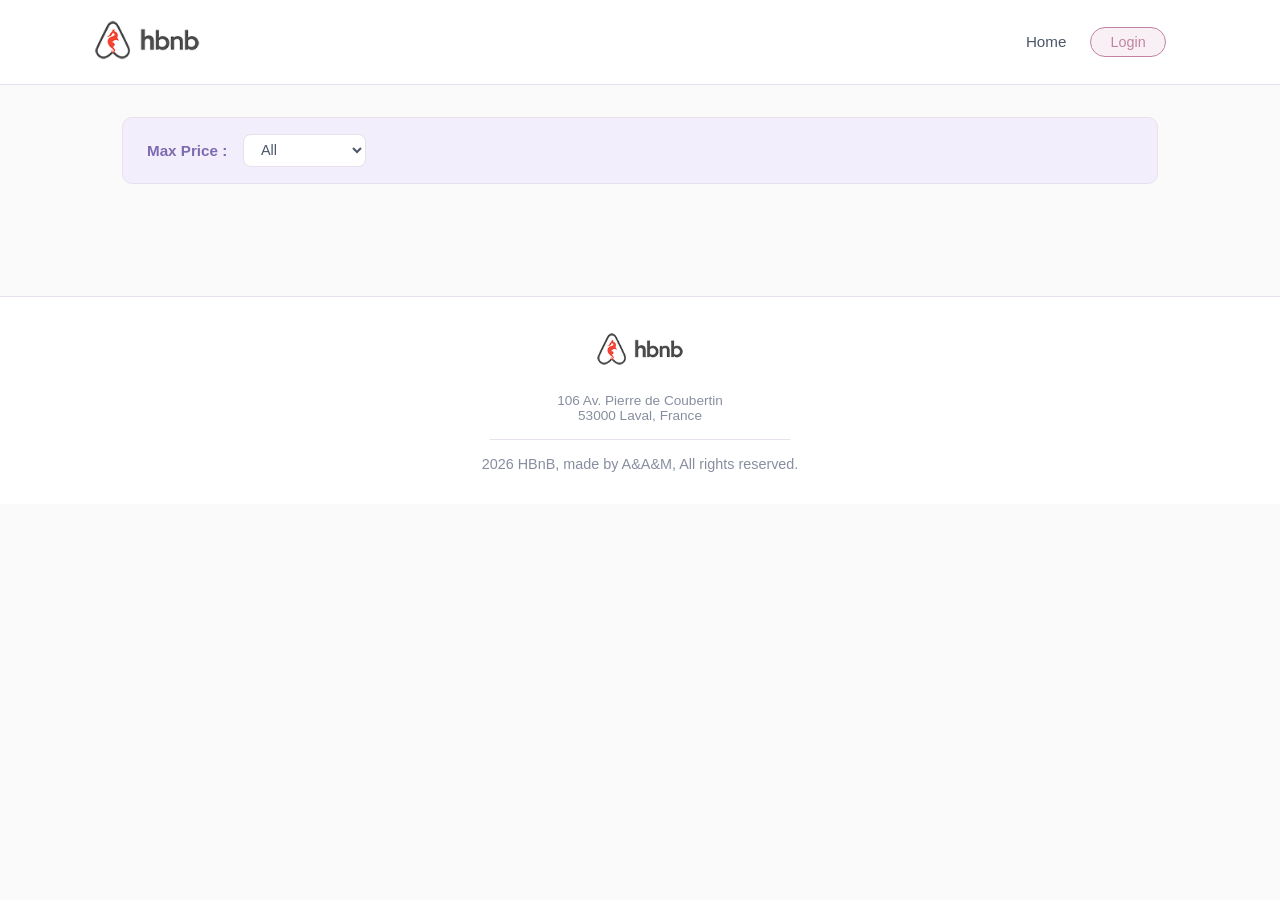
<file: part4/front_end/index.html>
<!DOCTYPE html>
<html lang="en">
  <head>
    <meta charset="UTF-8">
    <meta name="viewport" content="width=device-width, initial-scale=1.0">
    <title>List of Places - HBnB</title>
    <link rel="stylesheet" href="styles.css">
    <link rel="icon" href="images/Favicon.png">
  </head>
  <body>

    <!-- Header -->
    <header>
      <div>
        <a href="index.html">
          <img class="logo" src="images/Logo.png" alt="HBnB logo">
        </a>
        <nav>
          <ul>
            <li><a href="index.html">Home</a></li>
            <li><a href="login.html" id="login-link" class="login-button">Login</a></li>
            <li><button id="logout-button" class="logout-button" style="display:none;">Logout</button></li>
          </ul>
        </nav>
      </div>
    </header>

    <!-- Main -->
    <main>

      <!-- Message de bienvenue -->
      <div id="welcome-banner" style="display:none;"></div>

      <!-- Filtre par prix -->
      <section id="filter">
        <label for="price-filter">Max Price :</label>
        <select id="price-filter">
          <option value="all">All</option>
          <option value="50">50 €</option>
          <option value="100">100 €</option>
          <option value="150">150 €</option>
          <option value="200">200 €</option>
        </select>
      </section>

      <!-- Liste des places -->
      <section id="places-list">

      </section>

    </main>

    <!-- Footer -->
    <footer>
      <img src="images/Logo.png" alt="HBnB logo">
      <address>
        106 Av. Pierre de Coubertin<br>
        53000 Laval, France
      </address>

      <hr>

      <p>2026 HBnB, made by A&A&M, All rights reserved.</p>
    </footer>

    <script src="scripts.js"></script>
  </body>
</html>
</file>
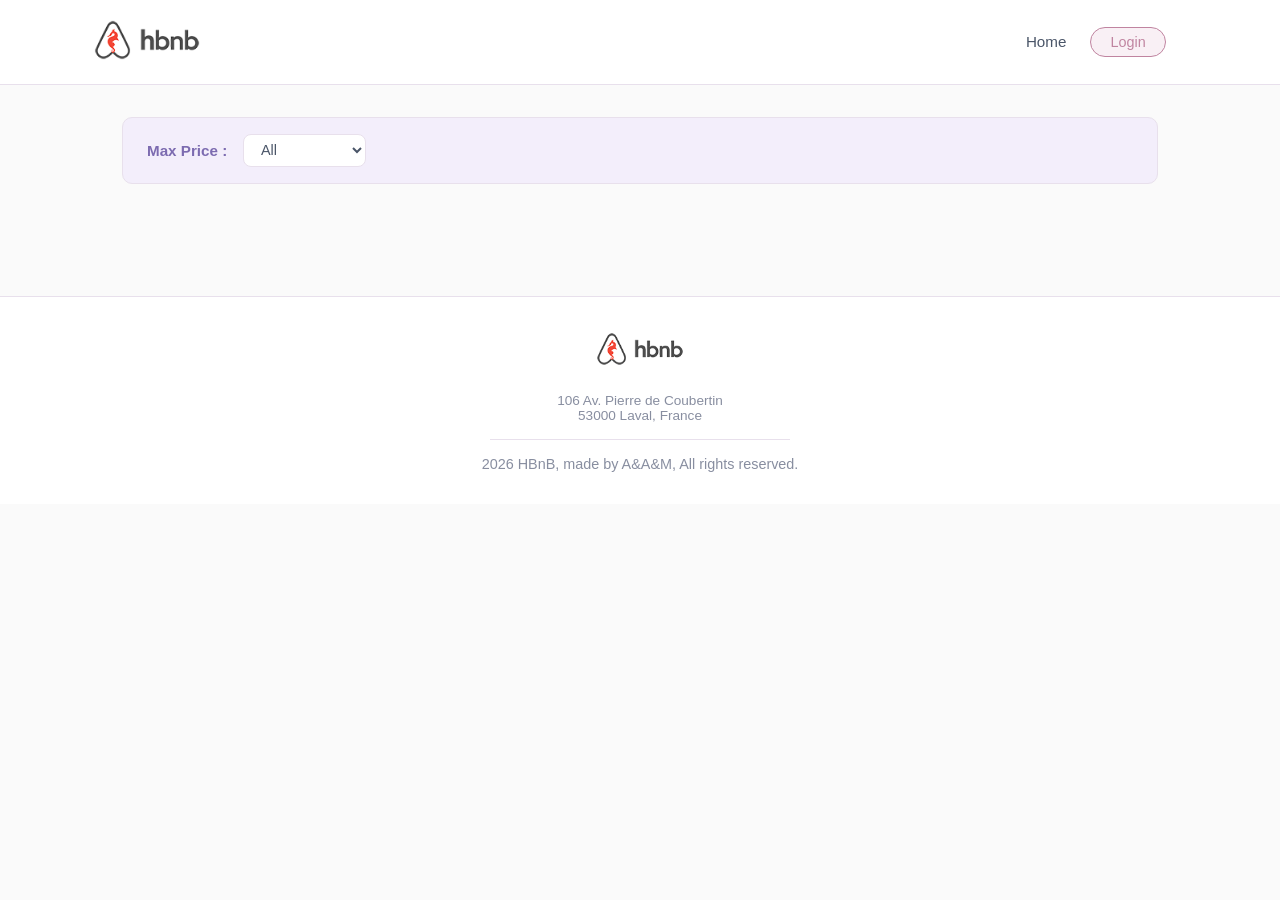
<file: part4/front_end/add_review.html>
<!DOCTYPE html>
<html lang="en">
  <head>
    <meta charset="UTF-8">
    <meta name="viewport" content="width=device-width, initial-scale=1.0">
    <title>Add Review - HBnB</title>
    <link rel="stylesheet" href="styles.css">
    <link rel="icon" href="images/Favicon.png">
  </head>
  <body>

    <!-- Header -->
    <header>
      <div>
        <a href="index.html">
          <img class="logo" src="images/Logo.png" alt="HBnB logo">
        </a>
        <nav>
          <ul>
            <li><a href="index.html">Home</a></li>
            <li><a href="login.html" id="login-link" class="login-button">Login</a></li>
          </ul>
        </nav>
      </div>
    </header>

    <!-- Main -->
    <main>

      <!-- Nom du lieu récupéré dynamiquement via JS -->
      <h1 id="place-name">Place name</h1>

      <form id="review-form" class="add-review form">
        <h2>Add a Review</h2>

        <label for="review">Your Review :</label>
        <textarea id="review" name="review" rows="5" placeholder="Write your review here..." required></textarea>

        <label for="rating">Rating :</label>
        <select id="rating" name="rating" required>
          <option value="">-- Select a rating --</option>
          <option value="1">1 - Poor</option>
          <option value="2">2 - Fair</option>
          <option value="3">3 - Good</option>
          <option value="4">4 - Very Good</option>
          <option value="5">5 - Excellent</option>
        </select>

        <button type="submit">Submit Review</button>
      </form>

    </main>

    <!-- Footer -->
    <footer>
      <img src="images/Logo.png" alt="HBnB logo">
      <address>
        106 Av. Pierre de Coubertin<br>
        53000 Laval, France
      </address>

      <hr>

      <p>2026 HBnB, made by A&A&M, All rights reserved.</p>
    </footer>

    <script src="scripts.js"></script>
  </body>
</html>
</file>
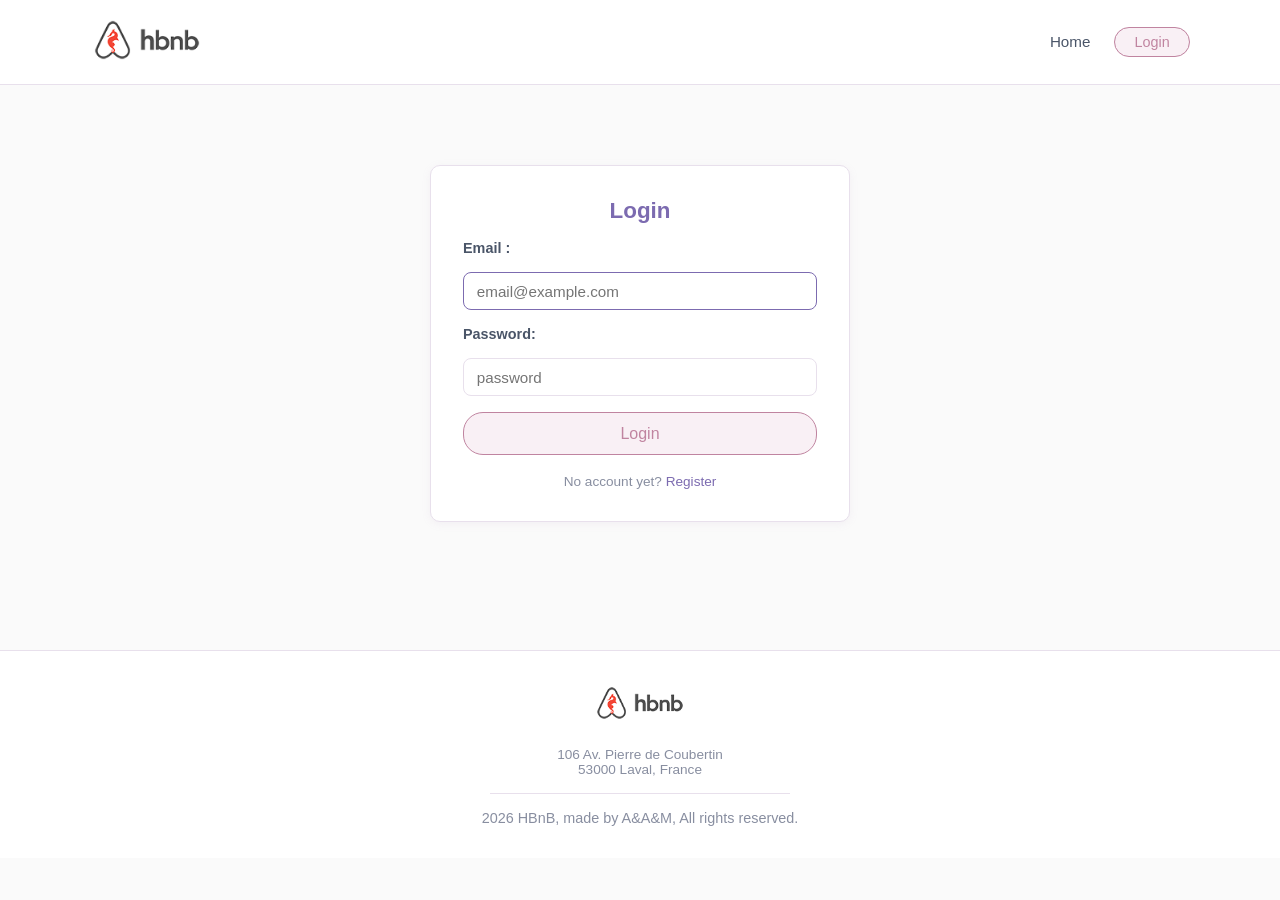
<file: part4/front_end/login.html>
<!DOCTYPE html>
<html lang="en">
  <head>
    <meta charset="UTF-8">
    <meta name="viewport" content="width=device-width, initial-scale=1.0">
    <title>Login - HBnB</title>
    <link rel="stylesheet" href="styles.css">
    <link rel="icon" href="images/Favicon.png">
  </head>
  <body>

    <!-- Header -->
    <header>
      <div>
        <a href="index.html">
          <img class="logo" src="images/Logo.png" alt="HBnB logo">
        </a>
        <nav>
          <ul>
            <li><a href="index.html">Home</a></li>
            <li><a href="login.html" class="login-button">Login</a></li>
          </ul>
        </nav>
      </div>
    </header>

    <!-- Main -->
    <main>
      <form id="login-form">
        <h2>Login</h2>

        <label for="email">Email :</label>
        <input type="email" id="email" name="email" placeholder="email@example.com" autofocus required>

        <label for="password">Password:</label>
        <input type="password" id="password" name="password" placeholder="password" required>

        <button class="login-button" type="submit">Login</button>

        <p class="form-switch">No account yet? <a href="register.html">Register</a></p>
      </form>
    </main>

    <!-- Footer -->
    <footer>
      <img src="images/Logo.png" alt="HBnB logo">
      <address>
        106 Av. Pierre de Coubertin<br>
        53000 Laval, France
      </address>

      <hr>

      <p>2026 HBnB, made by A&A&M, All rights reserved.</p>
    </footer>

    <script src="scripts.js"></script>
  </body>
</html>
</file>
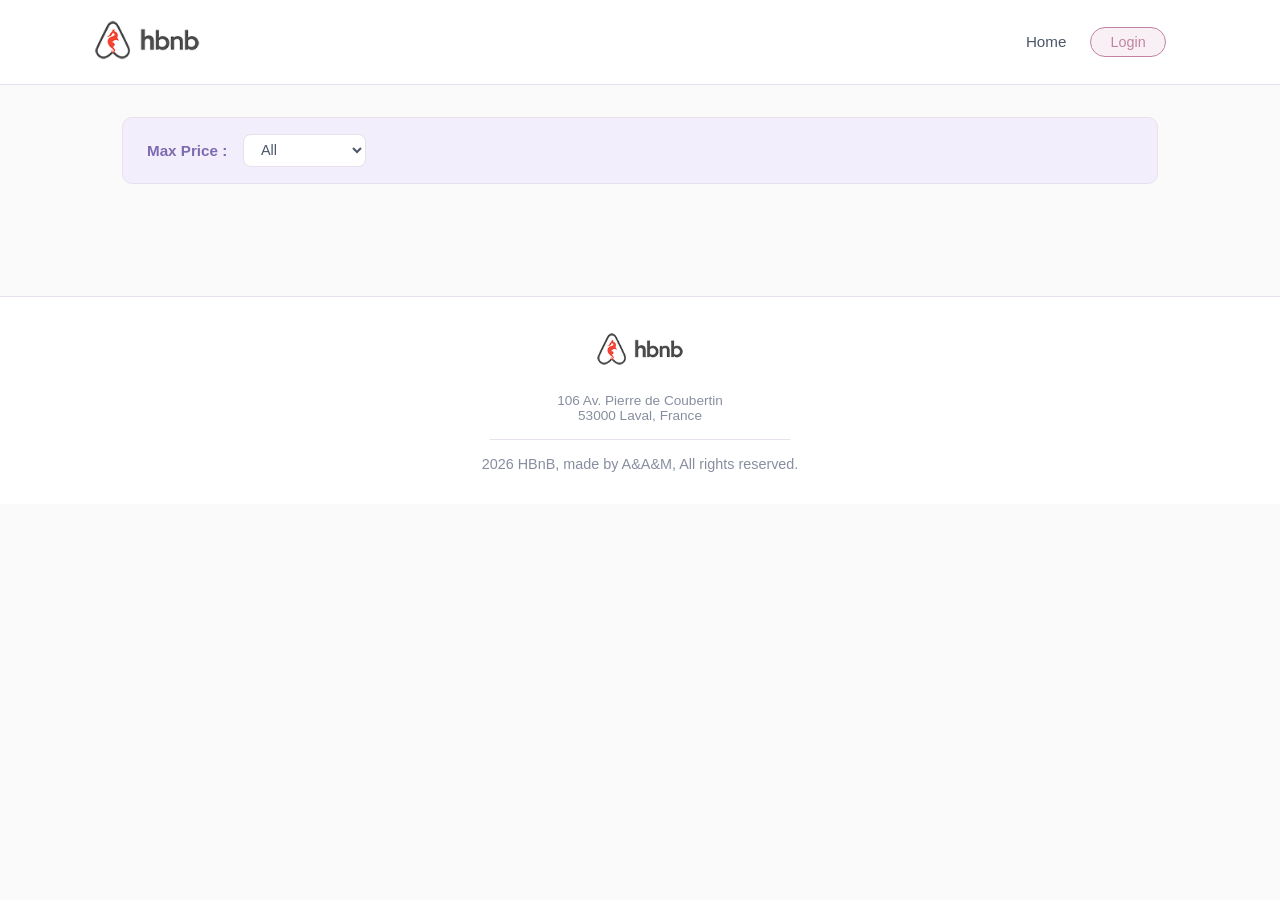
<file: part4/front_end/place.html>
<!DOCTYPE html>
<html lang="en">
  <head>
    <meta charset="UTF-8">
    <meta name="viewport" content="width=device-width, initial-scale=1.0">
    <title>Place Details - HBnB</title>
    <link rel="stylesheet" href="styles.css">
    <link rel="icon" href="images/Favicon.png">
  </head>
  <body>

    <!-- Header -->
    <header>
      <div>
        <a href="index.html">
          <img class="logo" src="images/Logo.png" alt="HBnB logo">
        </a>
        <nav>
          <ul>
            <li><a href="index.html">Home</a></li>
            <li><a href="login.html" id="login-link" class="login-button">Login</a></li>
            <li><button id="logout-button" class="logout-button" style="display:none;">Logout</button></li>
          </ul>
        </nav>
      </div>
    </header>

    <!-- Main -->
    <main>

      <!-- Détails du lieu -->
      <section id="place-details" class="place-details">
        <!-- Populated dynamically via JS -->
      </section>

      <!-- Reviews existantes -->
      <section id="reviews">
        <h2>Reviews</h2>
        <!-- Populated dynamically via JS -->

      </section>

      <!-- Formulaire ajout review — visible uniquement si connecté -->
      <section id="add-review" class="add-review" style="display: none;">
        <h2>Add a Review</h2>
        <form id="review-form" class="form">

          <label for="review-text">Your Review :</label>
          <textarea id="review-text" name="review-text" rows="5"
            placeholder="Write your review here..." required></textarea>

          <label for="rating">Rating :</label>
          <select id="rating" name="rating" required>
            <option value="">-- Select a rating --</option>
            <option value="1">1 - Poor</option>
            <option value="2">2 - Fair</option>
            <option value="3">3 - Good</option>
            <option value="4">4 - Very Good</option>
            <option value="5">5 - Excellent</option>
          </select>

          <button type="submit">Submit Review</button>
        </form>
      </section>

    </main>

    <!-- Footer -->
    <footer>
      <img src="images/Logo.png" alt="HBnB logo">
      <address>
        106 Av. Pierre de Coubertin<br>
        53000 Laval, France
      </address>

      <hr>

      <p>2026 HBnB, made by A&A&M, All rights reserved.</p>
    </footer>

    <script src="scripts.js"></script>
  </body>
</html>
</file>
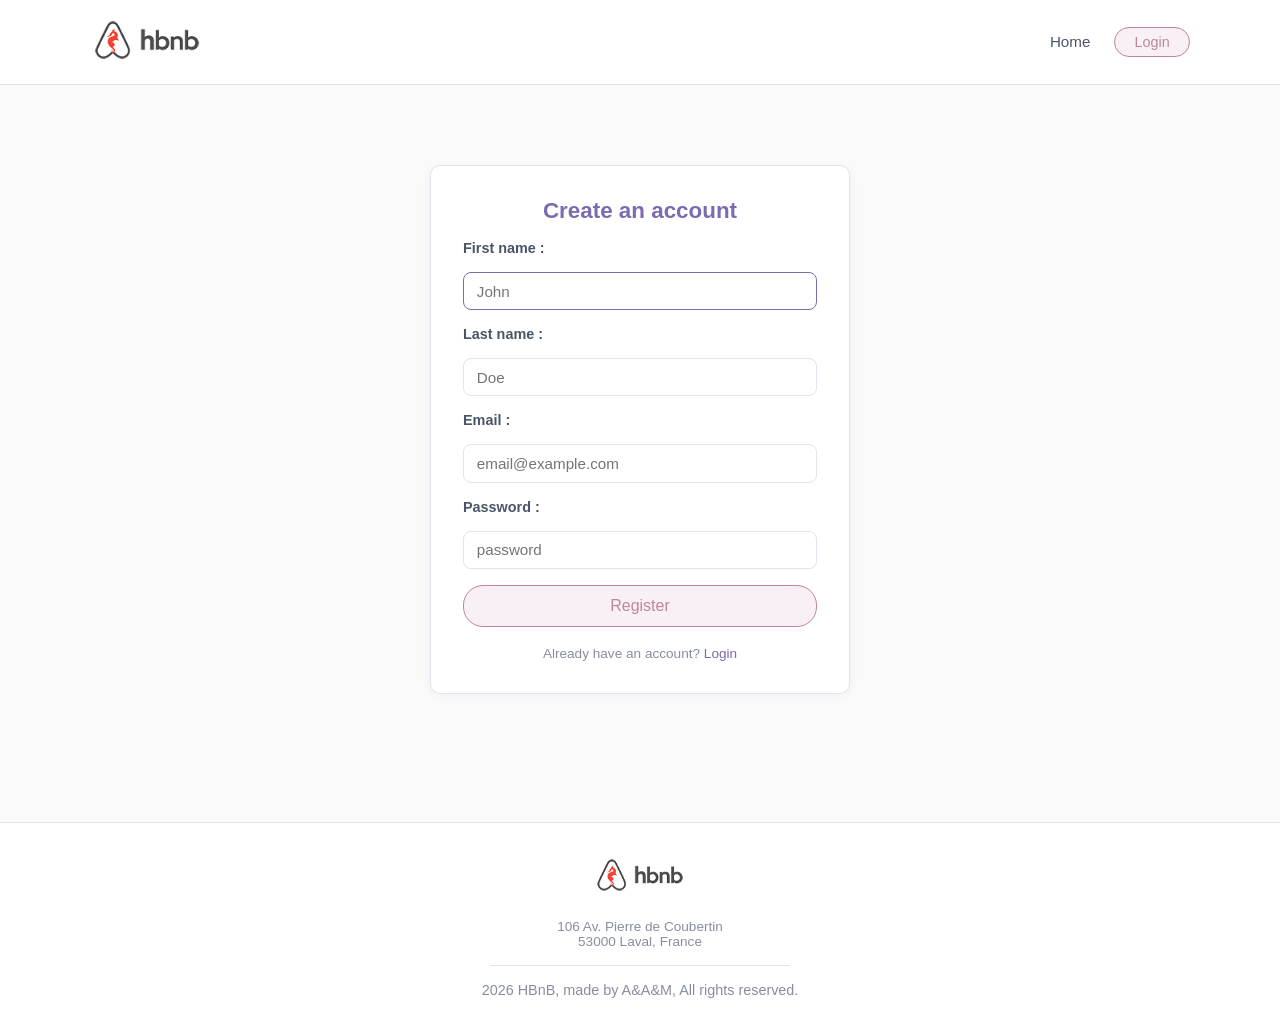
<file: part4/front_end/register.html>
<!DOCTYPE html>
<html lang="en">
  <head>
    <meta charset="UTF-8">
    <meta name="viewport" content="width=device-width, initial-scale=1.0">
    <title>Register - HBnB</title>
    <link rel="stylesheet" href="styles.css">
    <link rel="icon" href="images/Favicon.png">
  </head>
  <body>

    <!-- Header -->
    <header>
      <div>
        <a href="index.html">
          <img class="logo" src="images/Logo.png" alt="HBnB logo">
        </a>
        <nav>
          <ul>
            <li><a href="index.html">Home</a></li>
            <li><a href="login.html" class="login-button">Login</a></li>
          </ul>
        </nav>
      </div>
    </header>

    <!-- Main -->
    <main>
      <form id="register-form">
        <h2>Create an account</h2>

        <label for="first-name">First name :</label>
        <input type="text" id="first-name" name="first-name" placeholder="John" autofocus required>

        <label for="last-name">Last name :</label>
        <input type="text" id="last-name" name="last-name" placeholder="Doe" required>

        <label for="email">Email :</label>
        <input type="email" id="email" name="email" placeholder="email@example.com" required>

        <label for="password">Password :</label>
        <input type="password" id="password" name="password" placeholder="password" required>

        <button class="login-button" type="submit">Register</button>

        <p class="form-switch">Already have an account? <a href="login.html">Login</a></p>
      </form>
    </main>

    <!-- Footer -->
    <footer>
      <img src="images/Logo.png" alt="HBnB logo">
      <address>
        106 Av. Pierre de Coubertin<br>
        53000 Laval, France
      </address>

      <hr>

      <p>2026 HBnB, made by A&A&M, All rights reserved.</p>
    </footer>

    <script src="scripts.js"></script>
  </body>
</html>
</file>
<file: part4/front_end/styles.css>
/* ===========================
   VARIABLES & RESET
=========================== */
:root {
  --color-bg: #fafafa;
  --color-surface: #ffffff;
  --color-primary: #c084a0;
  --color-primary-light: #f9f0f5;
  --color-accent: #7c6bb0;
  --color-accent-light: #f3eefb;
  --color-text: #4a5568;
  --color-text-light: #888ea0;
  --color-border: #e8e0ec;
  --color-success: #f0f7f0;
  --color-success-text: #507050;
  --radius-card: 10px;
  --margin-card: 20px;
  --padding-card: 10px;
  --shadow: 0 2px 8px rgba(180, 150, 190, 0.1);
}

* {
  box-sizing: border-box;
  margin: 0;
  padding: 0;
  font-family: Arial, sans-serif;
}

body {
  background-color: var(--color-bg);
  color: var(--color-text);
}

/* ===========================
   HEADER
=========================== */
header {
  background-color: var(--color-surface);
  border-bottom: 1px solid var(--color-border);
  padding: 1rem 2rem;
}

header > div {
  display: flex;
  align-items: center;
  justify-content: space-between;
  max-width: 1100px;
  margin: 0 auto;
}

header .logo {
  height: 48px;
  width: auto;
}

header nav ul {
  list-style: none;
  display: flex;
  gap: 1.5rem;
  align-items: center;
}

header nav a {
  color: var(--color-text);
  text-decoration: none;
  font-size: 0.95rem;
  transition: color 0.2s;
}

header nav a:hover {
  color: var(--color-primary);
}

/* ===========================
   LOGIN BUTTON
=========================== */
.login-button {
  background-color: var(--color-primary-light);
  color: var(--color-primary) !important;
  border: 1px solid var(--color-primary);
  border-radius: 20px;
  padding: 0.4rem 1.2rem;
  font-size: 0.9rem;
  cursor: pointer;
  text-decoration: none;
  transition: background-color 0.2s;
}

.login-button:hover {
  background-color: var(--color-primary);
  color: #fff !important;
}

/* ===========================
   LOGOUT BUTTON
=========================== */
.logout-button {
  background-color: transparent;
  color: var(--color-primary);
  border: 1px solid var(--color-primary);
  border-radius: 20px;
  padding: 0.4rem 1.2rem;
  font-size: 0.9rem;
  cursor: pointer;
  transition: background-color 0.2s, color 0.2s;
}

.logout-button:hover {
  background-color: var(--color-primary);
  color: #fff;
}

/* ===========================
   MAIN
=========================== */
main {
  padding: 2rem;
  max-width: 1100px;
  margin: 0 auto;
}

/* ===========================
   FOOTER
=========================== */
footer {
  background-color: var(--color-surface);
  border-top: 1px solid var(--color-border);
  padding: 2rem;
  text-align: center;
  color: var(--color-text-light);
  font-size: 0.9rem;
  margin-top: 3rem;
}

footer img {
  height: 40px;
  margin-bottom: 0.8rem;
}

footer address {
  font-style: normal;
  margin: 0.5rem 0;
  font-size: 0.85rem;
}

footer hr {
  border: none;
  border-top: 1px solid var(--color-border);
  margin: 1rem auto;
  max-width: 300px;
}

/* ===========================
   WELCOME BANNER
=========================== */
#welcome-banner {
  font-size: 1.05rem;
  color: var(--color-accent);
  background-color: var(--color-accent-light);
  border: 1px solid var(--color-border);
  border-radius: var(--radius-card);
  padding: 0.8rem 1.4rem;
  margin-bottom: 1.5rem;
  letter-spacing: 0.01em;
}

/* ===========================
   FILTRE (index.html)
=========================== */
#filter {
  background-color: var(--color-accent-light);
  border: 1px solid var(--color-border);
  border-radius: var(--radius-card);
  padding: 1rem 1.5rem;
  display: flex;
  align-items: center;
  gap: 1rem;
  margin-bottom: 2rem;
}

#filter label {
  font-size: 0.95rem;
  color: var(--color-accent);
  font-weight: bold;
}

#filter select {
  border: 1px solid var(--color-border);
  border-radius: 8px;
  padding: 0.4rem 0.8rem;
  font-size: 0.9rem;
  color: var(--color-text);
  background-color: var(--color-surface);
  cursor: pointer;
}

/* ===========================
   LISTE DES PLACES (index.html)
=========================== */
#places-list {
  display: grid;
  grid-template-columns: repeat(auto-fill, minmax(280px, 1fr));
  gap: 1.5rem;
}

.place-card {
  background-color: var(--color-surface);
  border: 1px solid #ddd;
  border-radius: var(--radius-card);
  margin: var(--margin-card);
  padding: var(--padding-card);
  box-shadow: var(--shadow);
  display: flex;
  flex-direction: column;
  gap: 0.6rem;
  transition: transform 0.2s, box-shadow 0.2s;
}

.place-card:hover {
  transform: translateY(-3px);
  box-shadow: 0 6px 16px rgba(180, 150, 190, 0.18);
}

.place-card h2 {
  font-size: 1.1rem;
  color: var(--color-accent);
}

.place-card p {
  font-size: 0.9rem;
  color: var(--color-text-light);
}

.details-button {
  display: inline-block;
  margin-top: 0.5rem;
  background-color: var(--color-accent-light);
  color: var(--color-accent);
  border: 1px solid var(--color-accent);
  border-radius: 20px;
  padding: 0.4rem 1rem;
  font-size: 0.85rem;
  text-decoration: none;
  text-align: center;
  transition: background-color 0.2s;
  align-self: flex-start;
}

.details-button:hover {
  background-color: var(--color-accent);
  color: #fff;
}

/* ===========================
   PLACE DETAILS (place.html)
=========================== */
.place-details {
  background-color: var(--color-surface);
  border: 1px solid var(--color-border);
  border-radius: var(--radius-card);
  padding: 2rem;
  margin-bottom: 2rem;
  box-shadow: var(--shadow);
}

.place-info h1 {
  font-size: 1.6rem;
  color: var(--color-accent);
  margin-bottom: 1rem;
}

.place-info p {
  margin: 0.4rem 0;
  font-size: 0.95rem;
  line-height: 1.6;
}

/* ===========================
   REVIEWS (place.html)
=========================== */
#reviews {
  margin-bottom: 2rem;
}

#reviews h2 {
  font-size: 1.2rem;
  color: var(--color-primary);
  margin-bottom: 1rem;
}

.review-card {
  background-color: var(--color-primary-light);
  border: 1px solid #ddd;
  border-radius: var(--radius-card);
  margin: var(--margin-card);
  padding: var(--padding-card);
  font-size: 0.9rem;
  line-height: 1.6;
}

.review-card p {
  margin: 0.3rem 0;
  color: var(--color-text);
}

/* ===========================
   FORMULAIRE REVIEW
=========================== */
.add-review {
  background-color: var(--color-accent-light);
  border: 1px solid var(--color-border);
  border-radius: var(--radius-card);
  padding: 2rem;
  margin-top: 2rem;
}

.add-review h2 {
  color: var(--color-accent);
  margin-bottom: 1.2rem;
}

.form {
  display: flex;
  flex-direction: column;
  gap: 1rem;
}

.form label {
  font-size: 0.9rem;
  font-weight: bold;
  color: var(--color-text);
}

.form input,
.form textarea,
.form select {
  width: 100%;
  padding: 0.6rem 0.8rem;
  border: 1px solid var(--color-border);
  border-radius: 8px;
  font-size: 0.95rem;
  color: var(--color-text);
  background-color: var(--color-surface);
  transition: border-color 0.2s;
}

.form input:focus,
.form textarea:focus,
.form select:focus {
  outline: none;
  border-color: var(--color-accent);
}

.form textarea {
  resize: vertical;
  min-height: 120px;
}

.form button[type="submit"] {
  align-self: flex-start;
  background-color: var(--color-primary);
  color: #fff;
  border: none;
  border-radius: 20px;
  padding: 0.6rem 1.8rem;
  font-size: 0.95rem;
  cursor: pointer;
  transition: background-color 0.2s;
}

.form button[type="submit"]:hover {
  background-color: var(--color-accent);
}

/* ===========================
   FORMULAIRE LOGIN
=========================== */
#login-form {
  max-width: 420px;
  margin: 3rem auto;
  background-color: var(--color-surface);
  border: 1px solid var(--color-border);
  border-radius: var(--radius-card);
  padding: 2rem;
  box-shadow: var(--shadow);
  display: flex;
  flex-direction: column;
  gap: 1rem;
}

#login-form h2 {
  text-align: center;
  color: var(--color-accent);
  font-size: 1.4rem;
}

#login-form label {
  font-size: 0.9rem;
  font-weight: bold;
  color: var(--color-text);
}

#login-form input {
  width: 100%;
  padding: 0.6rem 0.8rem;
  border: 1px solid var(--color-border);
  border-radius: 8px;
  font-size: 0.95rem;
  color: var(--color-text);
  transition: border-color 0.2s;
}

#login-form input:focus {
  outline: none;
  border-color: var(--color-accent);
}

#login-form .login-button,
#register-form .login-button {
  align-self: center;
  width: 100%;
  text-align: center;
  padding: 0.7rem;
  font-size: 1rem;
}

.form-switch {
  text-align: center;
  font-size: 0.85rem;
  color: var(--color-text-light);
  margin-top: 0.2rem;
}

.form-switch a {
  color: var(--color-accent);
  text-decoration: none;
}

.form-switch a:hover {
  text-decoration: underline;
}

#register-form {
  max-width: 420px;
  margin: 3rem auto;
  background-color: var(--color-surface);
  border: 1px solid var(--color-border);
  border-radius: var(--radius-card);
  padding: 2rem;
  box-shadow: var(--shadow);
  display: flex;
  flex-direction: column;
  gap: 1rem;
}

#register-form h2 {
  text-align: center;
  color: var(--color-accent);
  font-size: 1.4rem;
}

#register-form label {
  font-size: 0.9rem;
  font-weight: bold;
  color: var(--color-text);
}

#register-form input {
  width: 100%;
  padding: 0.6rem 0.8rem;
  border: 1px solid var(--color-border);
  border-radius: 8px;
  font-size: 0.95rem;
  color: var(--color-text);
  transition: border-color 0.2s;
}

#register-form input:focus {
  outline: none;
  border-color: var(--color-accent);
}
</file>
